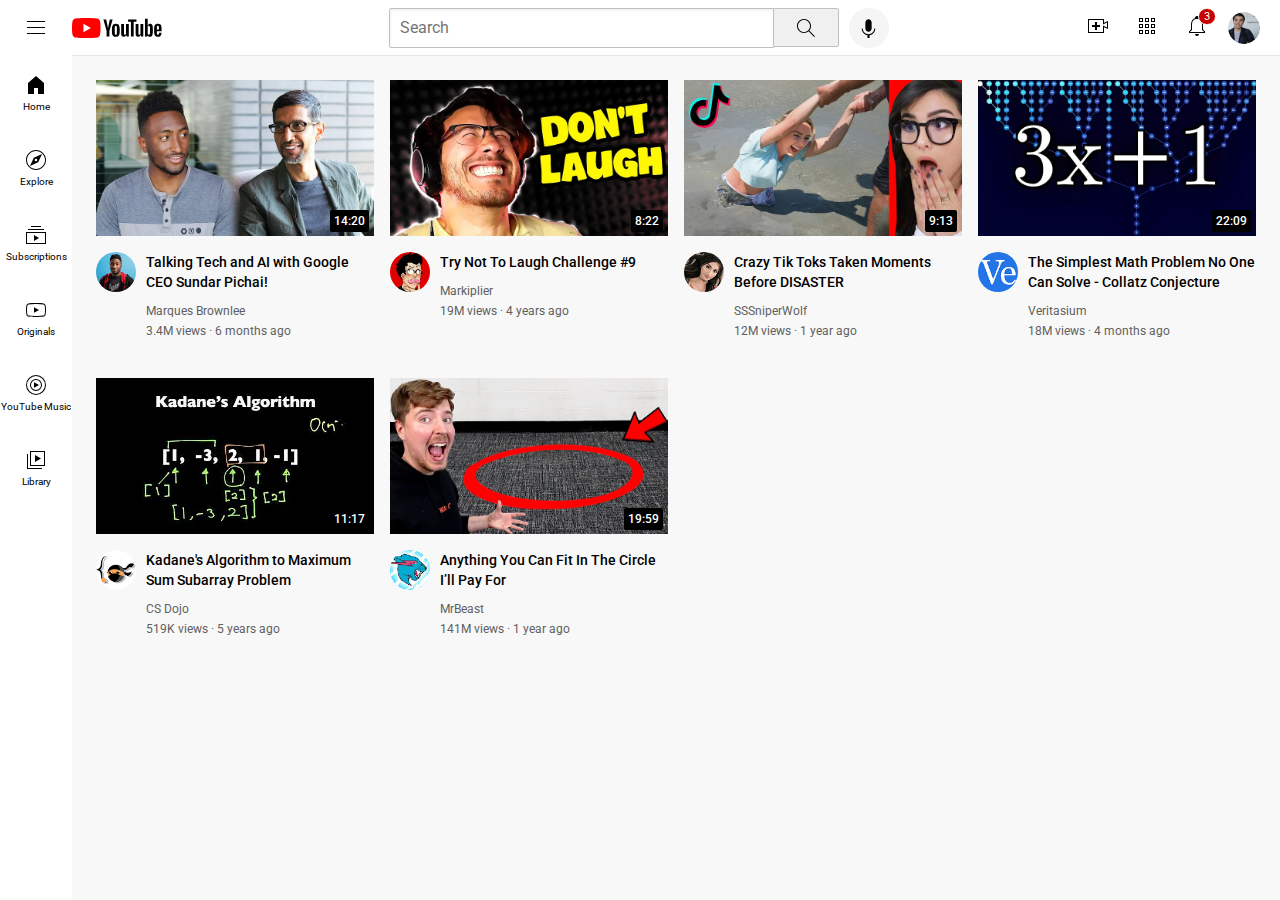
<file: index.html>
<!DOCTYPE html>
<html>
    <head>
        <title>Youtube</title>
        <link rel="stylesheet" href="styles/video.css">
        <link rel="stylesheet" href="styles/header.css">
        <link rel="stylesheet" href="styles/general.css">
        <link rel="stylesheet" href="styles/sidebar.css">
        <link rel="preconnect" href="https://fonts.googleapis.com">
        <link rel="preconnect" href="https://fonts.gstatic.com" crossorigin>
        <link href="https://fonts.googleapis.com/css2?family=Roboto:wght@400;500;700&display=swap" rel="stylesheet">

    </head>
    <body>
        <header class="header">
            <div class="left-section">
                <img class="hamburger-menu" src="icons/hamburger-menu.svg" >
                <img class="youtube-logo" src="icons/youtube-logo.svg">

            </div>
            <div class="middle-section">
                <input class = "search-bar" type="text" placeholder="Search">
                <button class="search-button" >
                    <img class = "search-icon" src="icons/search.svg">
                    <div class="tooltip">Search</div>
                </button>
                <button class="voice-search-button">
                    <img class="voice-search-icon" src="icons/voice-search-icon.svg">   
                    <div class="tooltip">Search with your voice</div>
                </button>    
            </div>
            <div class="right-section">
                <button class="create-button">
                    <img class="create-icon" src="icons/upload.svg">
                </button>
                <button class="apps-button">
                    <img class="apps-icon" src="icons/youtube-apps.svg">
                </button>
                <button class="notification-button">
                    <img class="notif-icon" src="icons/notifications.svg">
                    <div class="notif-no">
                        3
                    </div>
                </button>
                <img class="profile-pic" src="channel-pictures/my-channel.jpeg">
            </div>
            

        </header>
        
        <!--Comment-->

        <nav class="sidebar">
            <div class="sidebar-link">
                <img src="icons/home.svg">
                <div>Home</div>
            </div>
            <div class="sidebar-link">
                <img src="icons/explore.svg">
                <div>Explore</div>
            </div>
            <div class="sidebar-link">
                <img src="icons/subscriptions.svg">
                <div>Subscriptions</div>
            </div>
            <div class="sidebar-link">
                <img src="icons/originals.svg">
                <div>Originals</div>
            </div>
            <div class="sidebar-link">
                <img src="icons/youtube-music.svg">
                <div>YouTube Music</div>
            </div>
            <div class="sidebar-link">
                <img src="icons/library.svg">
                <div>Library</div>
            </div>

        </nav>
        
        <main>
            <section class="video-grid">
                <div class="video-preview">
                    <div class = "thumbnail-row">
                        <a href="https://www.youtube.com/watch?v=mP0RAo9SKZk">
                            <img class = "thumbnail" src="thumbnails/thumbnail-1.webp">
                        </a>
                        <div class = "video-time">
                            14:20
                        </div>
                    </div>
                    <div class="video-info-grid">
                        <div class="channel-pic-div">
                            <img class="channel-pic" src="channel-pictures/channel-1.jpeg">
                        </div>
                        <div class="video-info">
                            <p class="video-title">
                                Talking Tech and AI with Google CEO Sundar Pichai!
                            </p>
                            <p class="video-creator">
                                Marques Brownlee
                            </p>
                            <p class="video-stats">
                                3.4M views &#183; 6 months ago
                            </p>
                        </div>
                    </div>            
                </div>
                
                <div class="video-preview">
                    <div class="thumbnail-row">
                        <img class = "thumbnail" src="thumbnails/thumbnail-2.webp">
                        <div class = "video-time">
                            8:22
                        </div>
                    </div>
                    <div class="video-info-grid">
                        <div class="channel-pic-div">
                            <img class="channel-pic" src="channel-pictures/channel-2.jpeg">
                        </div>
                        <div class="video-info">
                            <p class="video-title">
                                Try Not To Laugh Challenge #9
                            </p>
                            <p class="video-creator">
                                Markiplier
                            </p>
                            <p class="video-stats">
                                19M views &#183; 4 years ago
                            </p>
                        </div>
                        
                    </div>
        
                </div>
        
                <div class="video-preview">
                    <div class="thumbnail-row">
                        <img class = "thumbnail" src="thumbnails/thumbnail-3.webp">
                        <div class = "video-time">
                            9:13
                        </div>
                    </div>
                    <div class="video-info-grid">
                        <div class="channel-pic-div">
                            <img class="channel-pic" src="channel-pictures/channel-3.jpeg">
                        </div>
                        <div class="video-info">
                            <p class="video-title">     
                                Crazy Tik Toks Taken Moments Before DISASTER
                            </p>
                            <p class="video-creator">
                                SSSniperWolf
                            </p>
                            <p class="video-stats">
                                12M views &#183; 1 year ago
                            </p>
                        </div>         
                    </div>         
                </div>
        
                <div class="video-preview">
                    <div class="thumbnail-row">
                        <img class = "thumbnail" src="thumbnails/thumbnail-4.webp">
                        <div class = "video-time">
                            22:09
                        </div>
                    </div>
                    <div class="video-info-grid">
                        <div class="channel-pic-div">
                            <img class="channel-pic" src="channel-pictures/channel-4.jpeg">
                        </div>
                        <div class="video-info">
                            <p class="video-title">                          
                                The Simplest Math Problem No One Can Solve - Collatz Conjecture
                            </p>
                            <p class="video-creator">
                                Veritasium
                            </p>
                            <p class="video-stats">
                                18M views &#183; 4 months ago
                            </p>
                        </div>         
                    </div>         
                </div>
        
                <div class="video-preview">
                    <div class="thumbnail-row">
                        <img class = "thumbnail" src="thumbnails/thumbnail-5.webp">
                        <div class = "video-time">
                            11:17
                        </div>
                    </div>
                    <div class="video-info-grid">
                        <div class="channel-pic-div">
                            <img class="channel-pic" src="channel-pictures/channel-5.jpeg">
                        </div>
                        <div class="video-info">
                            <p class="video-title">                         
                                Kadane's Algorithm to Maximum Sum Subarray Problem
                            </p>
                            <p class="video-creator">
                                CS Dojo
                            </p>
                            <p class="video-stats">
                                519K views &#183; 5 years ago
                            </p>
                        </div>         
                    </div>         
                </div>
        
                <div class="video-preview">
                    <div class="thumbnail-row">
                        <img class = "thumbnail" src="thumbnails/thumbnail-6.webp">
                        <div class = "video-time">
                            19:59
                        </div>
                    </div>
                    <div class="video-info-grid">
                        <div class="channel-pic-div">
                            <img class="channel-pic" src="channel-pictures/channel-6.jpeg">
                        </div>
                        <div class="video-info">
                            <p class="video-title">                              
                                Anything You Can Fit In The Circle I’ll Pay For
                            </p>
                            <p class="video-creator">
                                MrBeast
                            </p>
                            <p class="video-stats">
                                141M views &#183; 1 year ago
                            </p>
                        </div>         
                    </div>         
                </div>
            </section>
        </main>
        


    </body>
</html>
</file>
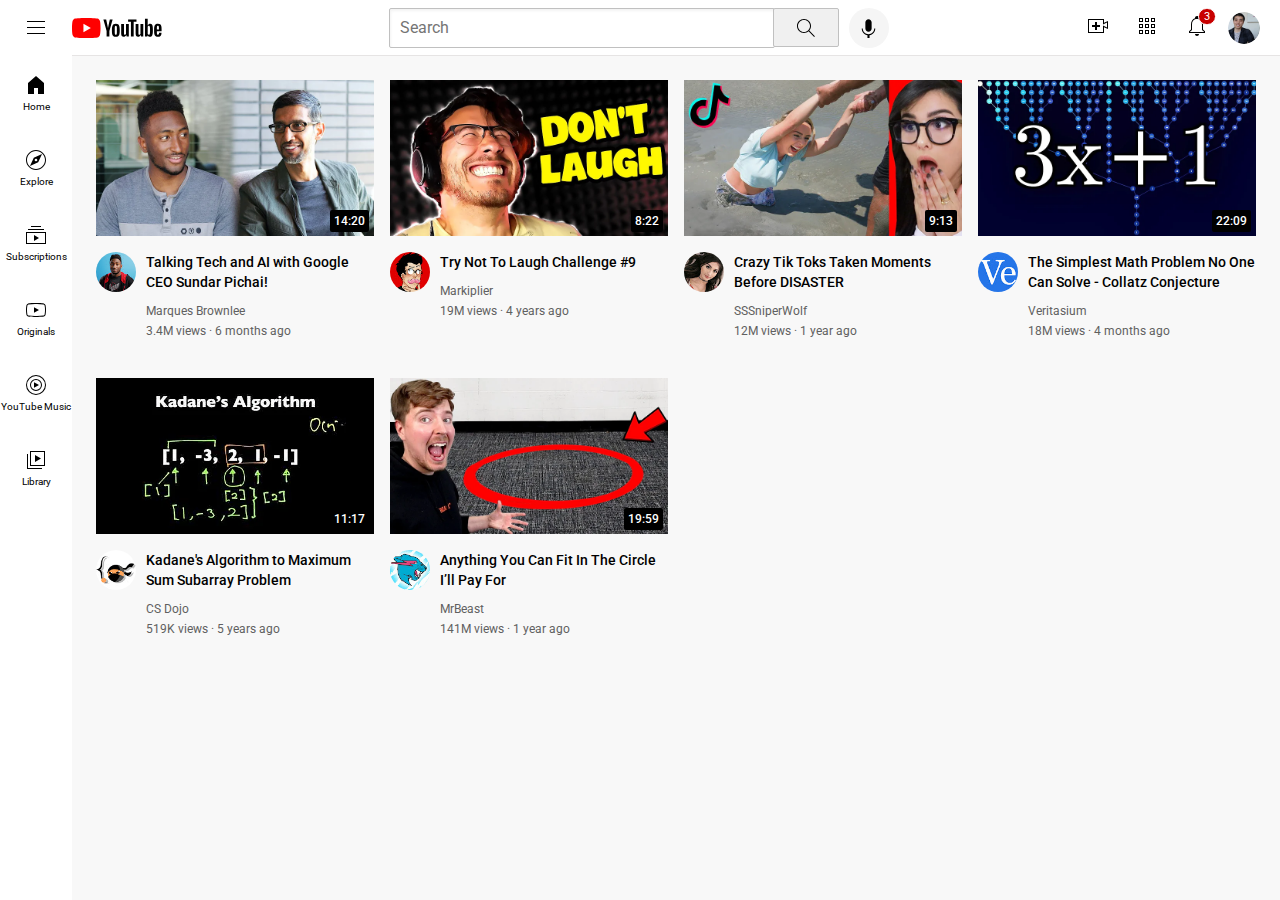
<file: youtube.html>
<!DOCTYPE html>
<html>
    <head>
        <title>Youtube</title>
        <link rel="stylesheet" href="styles/video.css">
        <link rel="stylesheet" href="styles/header.css">
        <link rel="stylesheet" href="styles/general.css">
        <link rel="stylesheet" href="styles/sidebar.css">
        <link rel="preconnect" href="https://fonts.googleapis.com">
        <link rel="preconnect" href="https://fonts.gstatic.com" crossorigin>
        <link href="https://fonts.googleapis.com/css2?family=Roboto:wght@400;500;700&display=swap" rel="stylesheet">

    </head>
    <body>
        <header class="header">
            <div class="left-section">
                <img class="hamburger-menu" src="icons/hamburger-menu.svg" >
                <img class="youtube-logo" src="icons/youtube-logo.svg">

            </div>
            <div class="middle-section">
                <input class = "search-bar" type="text" placeholder="Search">
                <button class="search-button" >
                    <img class = "search-icon" src="icons/search.svg">
                    <div class="tooltip">Search</div>
                </button>
                <button class="voice-search-button">
                    <img class="voice-search-icon" src="icons/voice-search-icon.svg">   
                    <div class="tooltip">Search with your voice</div>
                </button>    
            </div>
            <div class="right-section">
                <button class="create-button">
                    <img class="create-icon" src="icons/upload.svg">
                </button>
                <button class="apps-button">
                    <img class="apps-icon" src="icons/youtube-apps.svg">
                </button>
                <button class="notification-button">
                    <img class="notif-icon" src="icons/notifications.svg">
                    <div class="notif-no">
                        3
                    </div>
                </button>
                <img class="profile-pic" src="channel-pictures/my-channel.jpeg">
            </div>
            

        </header>
        
        <!--Comment-->

        <nav class="sidebar">
            <div class="sidebar-link">
                <img src="icons/home.svg">
                <div>Home</div>
            </div>
            <div class="sidebar-link">
                <img src="icons/explore.svg">
                <div>Explore</div>
            </div>
            <div class="sidebar-link">
                <img src="icons/subscriptions.svg">
                <div>Subscriptions</div>
            </div>
            <div class="sidebar-link">
                <img src="icons/originals.svg">
                <div>Originals</div>
            </div>
            <div class="sidebar-link">
                <img src="icons/youtube-music.svg">
                <div>YouTube Music</div>
            </div>
            <div class="sidebar-link">
                <img src="icons/library.svg">
                <div>Library</div>
            </div>

        </nav>
        
        <main>
            <section class="video-grid">
                <div class="video-preview">
                    <div class = "thumbnail-row">
                        <a href="https://www.youtube.com/watch?v=mP0RAo9SKZk">
                            <img class = "thumbnail" src="thumbnails/thumbnail-1.webp">
                        </a>
                        <div class = "video-time">
                            14:20
                        </div>
                    </div>
                    <div class="video-info-grid">
                        <div class="channel-pic-div">
                            <img class="channel-pic" src="channel-pictures/channel-1.jpeg">
                        </div>
                        <div class="video-info">
                            <p class="video-title">
                                Talking Tech and AI with Google CEO Sundar Pichai!
                            </p>
                            <p class="video-creator">
                                Marques Brownlee
                            </p>
                            <p class="video-stats">
                                3.4M views &#183; 6 months ago
                            </p>
                        </div>
                    </div>            
                </div>
                
                <div class="video-preview">
                    <div class="thumbnail-row">
                        <img class = "thumbnail" src="thumbnails/thumbnail-2.webp">
                        <div class = "video-time">
                            8:22
                        </div>
                    </div>
                    <div class="video-info-grid">
                        <div class="channel-pic-div">
                            <img class="channel-pic" src="channel-pictures/channel-2.jpeg">
                        </div>
                        <div class="video-info">
                            <p class="video-title">
                                Try Not To Laugh Challenge #9
                            </p>
                            <p class="video-creator">
                                Markiplier
                            </p>
                            <p class="video-stats">
                                19M views &#183; 4 years ago
                            </p>
                        </div>
                        
                    </div>
        
                </div>
        
                <div class="video-preview">
                    <div class="thumbnail-row">
                        <img class = "thumbnail" src="thumbnails/thumbnail-3.webp">
                        <div class = "video-time">
                            9:13
                        </div>
                    </div>
                    <div class="video-info-grid">
                        <div class="channel-pic-div">
                            <img class="channel-pic" src="channel-pictures/channel-3.jpeg">
                        </div>
                        <div class="video-info">
                            <p class="video-title">     
                                Crazy Tik Toks Taken Moments Before DISASTER
                            </p>
                            <p class="video-creator">
                                SSSniperWolf
                            </p>
                            <p class="video-stats">
                                12M views &#183; 1 year ago
                            </p>
                        </div>         
                    </div>         
                </div>
        
                <div class="video-preview">
                    <div class="thumbnail-row">
                        <img class = "thumbnail" src="thumbnails/thumbnail-4.webp">
                        <div class = "video-time">
                            22:09
                        </div>
                    </div>
                    <div class="video-info-grid">
                        <div class="channel-pic-div">
                            <img class="channel-pic" src="channel-pictures/channel-4.jpeg">
                        </div>
                        <div class="video-info">
                            <p class="video-title">                          
                                The Simplest Math Problem No One Can Solve - Collatz Conjecture
                            </p>
                            <p class="video-creator">
                                Veritasium
                            </p>
                            <p class="video-stats">
                                18M views &#183; 4 months ago
                            </p>
                        </div>         
                    </div>         
                </div>
        
                <div class="video-preview">
                    <div class="thumbnail-row">
                        <img class = "thumbnail" src="thumbnails/thumbnail-5.webp">
                        <div class = "video-time">
                            11:17
                        </div>
                    </div>
                    <div class="video-info-grid">
                        <div class="channel-pic-div">
                            <img class="channel-pic" src="channel-pictures/channel-5.jpeg">
                        </div>
                        <div class="video-info">
                            <p class="video-title">                         
                                Kadane's Algorithm to Maximum Sum Subarray Problem
                            </p>
                            <p class="video-creator">
                                CS Dojo
                            </p>
                            <p class="video-stats">
                                519K views &#183; 5 years ago
                            </p>
                        </div>         
                    </div>         
                </div>
        
                <div class="video-preview">
                    <div class="thumbnail-row">
                        <img class = "thumbnail" src="thumbnails/thumbnail-6.webp">
                        <div class = "video-time">
                            19:59
                        </div>
                    </div>
                    <div class="video-info-grid">
                        <div class="channel-pic-div">
                            <img class="channel-pic" src="channel-pictures/channel-6.jpeg">
                        </div>
                        <div class="video-info">
                            <p class="video-title">                              
                                Anything You Can Fit In The Circle I’ll Pay For
                            </p>
                            <p class="video-creator">
                                MrBeast
                            </p>
                            <p class="video-stats">
                                141M views &#183; 1 year ago
                            </p>
                        </div>         
                    </div>         
                </div>
            </section>
        </main>
        


    </body>
</html>
</file>
<file: styles/video.css>
.thumbnail{
    width : 100%;
}


.video-title{
    width: 100%;
    display: inline-block;
    margin-top: 0px;
    font-size: 14px;
    font-weight: 500;
    line-height: 20px;
    margin-bottom: 12px;
}

.video-creator, 
.video-stats{
    font-size: 12px;  
    color: #606060;  
}

.video-creator{
    margin-bottom: 6px;
}


.channel-pic{
    border-radius: 25px;
    width:40px;

}   

.channel-pic-div{
    display: inline-block;
    width: 50px;
    vertical-align: top;
}

.video-info-grid{
    display: grid;
    grid-template-columns: 50px 1fr;
}


.thumbnail-row{
    margin-bottom: 12px;
    position: relative;
}

.video-time{
    position: absolute;
    bottom: 8px;
    right: 5px;
    background-color: black;
    color: white;
    font-size: 12px;
    border-radius: 2px;
    font-weight: 500;
    font-family: Roboto, Arial;
    padding: 4px;
}

.video-grid{
    display:grid;
    grid-template-columns: 1fr 1fr 1fr;
    column-gap: 16px;
    row-gap: 40px;
}

@media (max-width: 768px){
    .video-grid{
        grid-template-columns: 1fr 1fr;  
    }
}

@media (min-width: 769px) and (max-width:999px)
    {
        .video-grid{
            grid-template-columns: 1fr 1fr 1fr;  
        }

}

@media (min-width: 1000px){
    .video-grid{
        grid-template-columns: 1fr 1fr 1fr 1fr;  
    }
}
</file>
<file: styles/header.css>
.header{
    display: flex;
    flex-direction: row;
    height: 55px;
    justify-content: space-between;
    position: fixed;
    top:0px;
    left:0px;
    right:0px;
    background-color: white;
    border-bottom-width: 1px;
    border-bottom-style: solid;
    border-bottom-color: rgb(230,228,228);
    z-index: 100;
}

.left-section{
    align-items: center;
    display:flex;

}

.hamburger-menu{
    height: 24px;
    margin-right: 24px;
    margin-left: 24px;
}

.youtube-logo{
    height: 20px;
}

.middle-section{
    flex:1;
    margin-left:70px;
    margin-right:35px;
    max-width: 500px;
    display: flex;
    align-items: center;

}

.search-bar::placeholder{
    font-family: Roboto,Arial;
    font-size: 16px;
}

.search-bar{
    flex:1;
    height: 36px;
    padding-left:10px;
    font-size: 16px;
    border-width: 1px;
    border-style: solid;
    border-color: rgb(192,192,192);
    border-radius: 2px;
    box-shadow: inset 1px 2px 3px rgba(0,0,0,0.05);
    width:0;
    
}

.search-button{
    height: 39px;
    width: 66px;
    border-width: 1px;
    border-style: solid;
    border-color: rgb(192,192,192);
    border-radius: 2px;
    background-color: rgb(240,240,240);
    margin-left:-2px;
    margin-right: 10px;
    position: relative;
}

.search-button .tooltip{
    position: absolute;
    color: white;
    background-color: rgb(108, 108, 108);
    bottom: -45px;
    padding: 10px;
    padding-right: 8px;
    padding-left: 8px;
    font-size: 12px;
    border-radius: 2px;
    opacity: 0;
    transition: opacity 0.15s;
    pointer-events: none;
}

.search-button:hover{
    background-color: rgb(220,220,220);
}

.search-button:hover .tooltip{
    opacity: 100;
}

.search-icon{
    height: 24px;
    margin-top: 4px;
}

.voice-search-button{
    height: 40px;
    width: 40px;
    border-radius: 20px;
    background-color: rgb(245,245,245);
    border: none;
    position: relative;
}

.voice-search-button .tooltip{
    position: absolute;
    color: white;
    background-color: rgb(108, 108, 108);
    bottom: -45px;
    right: -60px;
    width: 150px;
    padding: 10px;
    padding-right: 8px;
    padding-left: 8px;
    font-size: 12px;
    border-radius: 2px;
    opacity: 0;
    transition: opacity 0.15s;
    pointer-events: none;
}

.voice-search-button:hover{
    background-color: rgb(220,220,220);
}

.voice-search-button:hover .tooltip{
    opacity: 100;
}

.voice-search-icon{
    height: 25px;
    margin-top: 4px;

}

.right-section{
    flex-shrink: 0;
    width:200px;
    display: flex;
    justify-content: space-between;
    align-items: center;
}

.create-button{
    height: 36px;
    width: 36px;
    border: none;
    background-color: white;
}

.apps-button{
    height: 36px;
    width: 36px;
    border: none;
    background-color: white;
}

.notification-button{
    height: 36px;
    width: 36px;
    border: none;
    background-color: white;
    position: relative;
}

.notif-no{
    position: absolute;
    top:-2px;
    right:-1px;
    background-color: rgb(200, 0, 0);
    color: white;
    font-family: Roboto, Arial;
    font-size: 11px;
    padding-left: 5px;
    padding-right: 5px;
    padding-top: 1px;
    padding-bottom: 1px;
    border-radius: 10px;
    border-style: solid;
    border-width: 1px;
    border-color: white;
}

.profile-pic{
    height: 32px;
    width: 32px;
    border-radius: 16px;
    margin-right: 20px;
}
</file>
<file: styles/general.css>
p{
    font-family: Roboto, Arial;
    margin-top:0px;
    margin-bottom: 0px;
}

body{

    margin:0;
    padding-top: 80px;
    padding-left: 96px;
    padding-right: 24px;
    background-color: rgb(248,248,248);
}


/*Comment*/
</file>
<file: styles/sidebar.css>
.sidebar{
    position: fixed;
    bottom: 0;
    left: 0;
    top: 55px;
    width: 72px;
    background-color: white;
    z-index: 101;
}

.sidebar-link{
    width: 72px;
    height: 75px;
    display: flex;
    flex-direction: column;
    align-items: center;
    justify-content: center;
}

.sidebar-link:hover{
    background-color: rgb(235, 234, 234);
    cursor: pointer;
}

.sidebar-link img{
    height: 24px;
}

.sidebar-link div{
    font-family: Roboto, Arial;
    font-size: 10px;
    margin-top: 4px;
}
</file>
